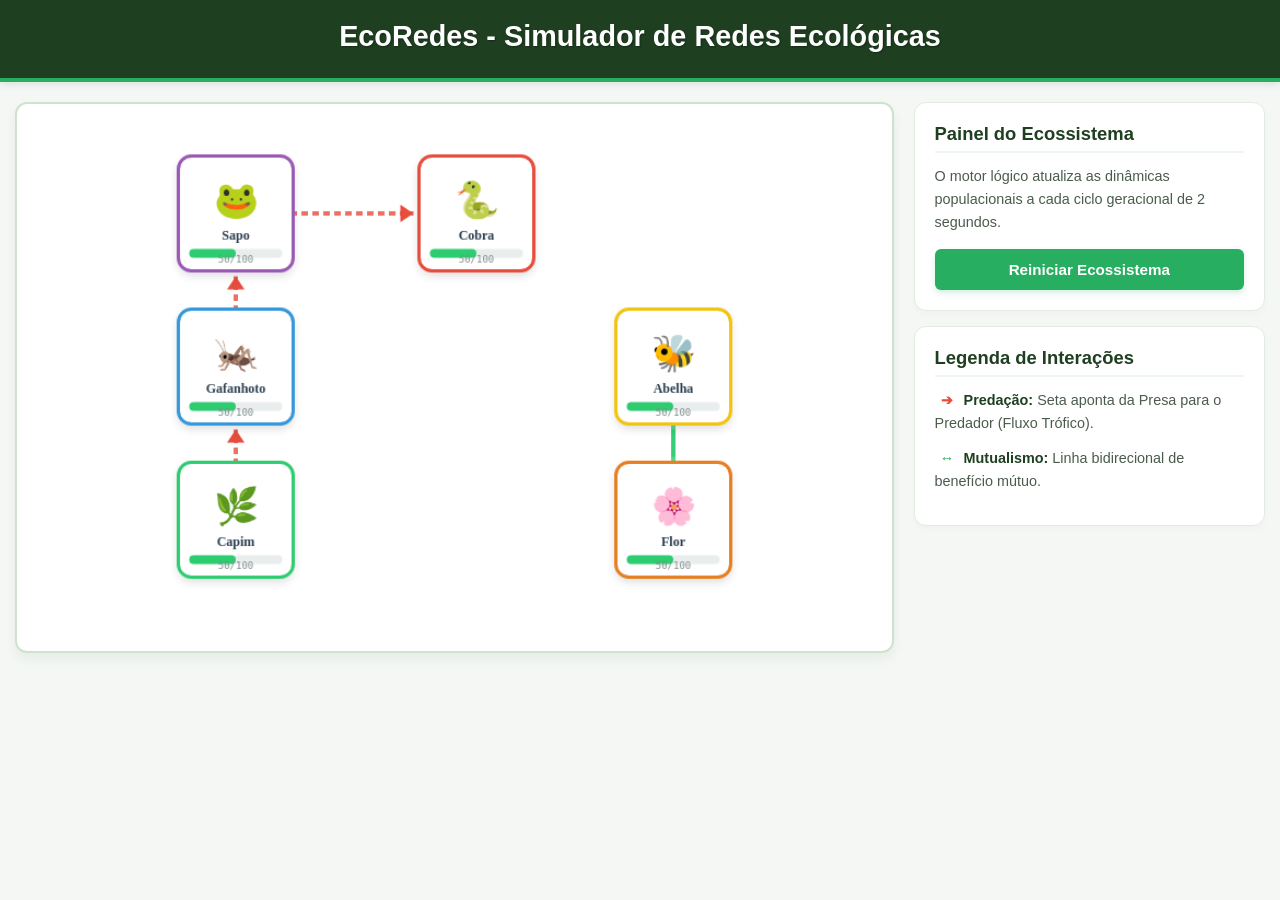
<file: index.html>
<!DOCTYPE html>
<html lang="pt-BR">
<head>
    <meta charset="UTF-8">
    <meta name="viewport" content="width=device-width, initial-scale=1.0">
    <title>EcoRedes</title>
    <link rel="stylesheet" href="style.css">
</head>
<body>

    <header>
        <h1>EcoRedes - Simulador de Redes Ecológicas</h1>
    </header>
    
    <main class="container">
        <section class="canvas-area">
            <canvas id="espacoJogo" width="800" height="500"></canvas>
        </section>

        <aside class="sidebar">
            <div class="card painel-controle">
                <h2>Painel do Ecossistema</h2>
                <p>O motor lógico atualiza as dinâmicas populacionais a cada ciclo geracional de 2 segundos.</p>
                <div class="botoes-acao">
                    <button id="btnReiniciar" onclick="location.reload()">Reiniciar Ecossistema</button>
                </div>
            </div>

            <div class="card legenda">
                <h3>Legenda de Interações</h3>
                <ul>
                    <li><span class="seta predação">➔</span> <strong>Predação:</strong> Seta aponta da Presa para o Predador (Fluxo Trófico).</li>
                    <li><span class="seta mutualismo">↔</span> <strong>Mutualismo:</strong> Linha bidirecional de benefício mútuo.</li>
                </ul>
            </div>
            
           
        </aside>
    </main>
    <script src="game.js"></script>
</body>
</html>
</file>
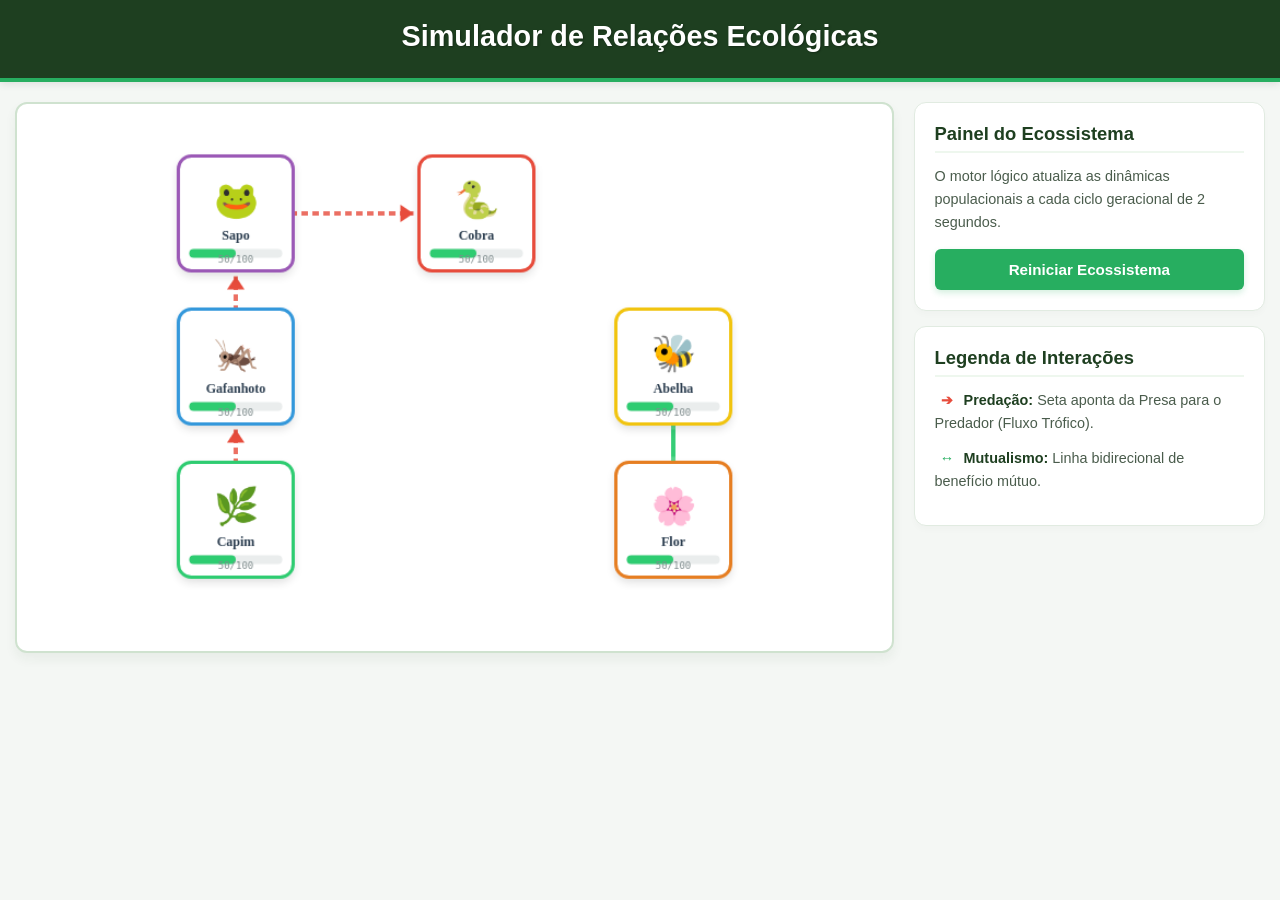
<file: indext.html>
<!DOCTYPE html>
<html lang="pt-BR">
<head>
    <meta charset="UTF-8">
    <meta name="viewport" content="width=device-width, initial-scale=1.0">
    <title>EcoRedes</title>
    <link rel="stylesheet" href="style.css">
</head>
<body>

    <header>
        <h1>Simulador de Relações Ecológicas</h1>
    </header>
    
    <main class="container">
        <section class="canvas-area">
            <canvas id="espacoJogo" width="800" height="500"></canvas>
        </section>

        <aside class="sidebar">
            <div class="card painel-controle">
                <h2>Painel do Ecossistema</h2>
                <p>O motor lógico atualiza as dinâmicas populacionais a cada ciclo geracional de 2 segundos.</p>
                <div class="botoes-acao">
                    <button id="btnReiniciar" onclick="location.reload()">Reiniciar Ecossistema</button>
                </div>
            </div>

            <div class="card legenda">
                <h3>Legenda de Interações</h3>
                <ul>
                    <li><span class="seta predação">➔</span> <strong>Predação:</strong> Seta aponta da Presa para o Predador (Fluxo Trófico).</li>
                    <li><span class="seta mutualismo">↔</span> <strong>Mutualismo:</strong> Linha bidirecional de benefício mútuo.</li>
                </ul>
            </div>
            
           
        </aside>
    </main>
    <script src="game.js"></script>
</body>
</html>
</file>
<file: style.css>
/* ===============================
   RESET E CONFIGURAÇÕES GERAIS
   =============================== */
* {
    margin: 0;
    padding: 0;
    box-sizing: border-box;
    font-family: 'Segoe UI', Tahoma, Geneva, Verdana, sans-serif;
}

body {
    background-color: #f4f7f4; 
    color: #2c3e2e;
    display: flex;
    flex-direction: column;
    min-height: 100vh;
}

/* ===========================
   CABEÇALHO E RODAPÉ
   =========================== */
header {
    background-color: #1e3f20; 
    color: #ffffff;
    padding: 20px;
    text-align: center;
    border-bottom: 4px solid #27ae60; 
    box-shadow: 0 2px 8px rgba(0,0,0,0.1);
}

header h1 {
    font-size: 1.8rem;
    margin-bottom: 5px;
    text-shadow: 1px 1px 2px rgba(0,0,0,0.3);
}

header p {
    font-size: 1rem;
    opacity: 0.9;
    font-weight: 300;
}

footer {
    background-color: #1e3f20;
    color: #ffffff;
    text-align: center;
    padding: 15px;
    margin-top: auto;
    font-size: 0.9rem;
    border-top: 2px solid #27ae60;
}

/* ==========================
   LAYOUT PRINCIPAL
   ========================== */
.container {
    display: grid;
    grid-template-columns: 2.5fr 1fr;
    gap: 20px;
    max-width: 1350px;
    width: 100%;
    margin: 20px auto;
    padding: 0 15px;
}

/* Responsividade para telas menores */
@media (max-width: 1024px) {
    .container {
        grid-template-columns: 1fr;
    }
}

/* ==========================
   ÁREA DO JOGO (CANVAS)
   ========================== */
.canvas-area {
    display: flex;
    flex-direction: column;
    align-items: center;
}

#espacoJogo {
    background-color: #ffffff;
    border: 2px solid #cfe2cf;
    border-radius: 12px;
    box-shadow: 0 6px 12px rgba(30, 63, 32, 0.06);
    width: 100%;
    max-width: 900px;
    height: auto;
}


/* ==========================
   PAINEL LATERAL (SIDEBAR) E CARDS
   ========================== */
.sidebar {
    display: flex;
    flex-direction: column;
    gap: 15px;
}

.card {
    background-color: #ffffff;
    border: 1px solid #e1ebe1;
    border-radius: 12px;
    padding: 20px;
    box-shadow: 0 4px 6px rgba(30, 63, 32, 0.02);
}

.card h2, .card h3 {
    color: #1e3f20;
    margin-bottom: 12px;
    font-size: 1.15rem;
    border-bottom: 2px solid #eef7ee;
    padding-bottom: 6px;
}

.card p, .card ul {
    font-size: 0.9rem;
    color: #4a5c4c;
    line-height: 1.6;
}

.card ul {
    list-style-type: none;
}

.card li {
    margin-bottom: 12px;
}

.card li strong {
    color: #1e3f20;
}

/* ==========================
   ELEMENTOS INTERATIVOS E COMPONENTES
   ========================== */
.botoes-acao {
    margin-top: 15px;
}

#btnReiniciar {
    background-color: #27ae60;
    color: white;
    border: none;
    padding: 12px 15px;
    font-size: 0.95rem;
    font-weight: bold;
    border-radius: 6px;
    cursor: pointer;
    width: 100%;
    box-shadow: 0 3px 6px rgba(39, 174, 96, 0.2);
    transition: all 0.2s ease;
}

#btnReiniciar:hover {
    background-color: #219653;
    box-shadow: 0 4px 8px rgba(39, 174, 96, 0.3);
    transform: translateY(-1px);
}

/* Estilização dos indicadores de setas na legenda */
.seta {
    font-weight: bold;
    display: inline-block;
    width: 25px;
    text-align: center;
}

.predação { color: #e74c3c; } 
.mutualismo { color: #27ae60; }
</file>
